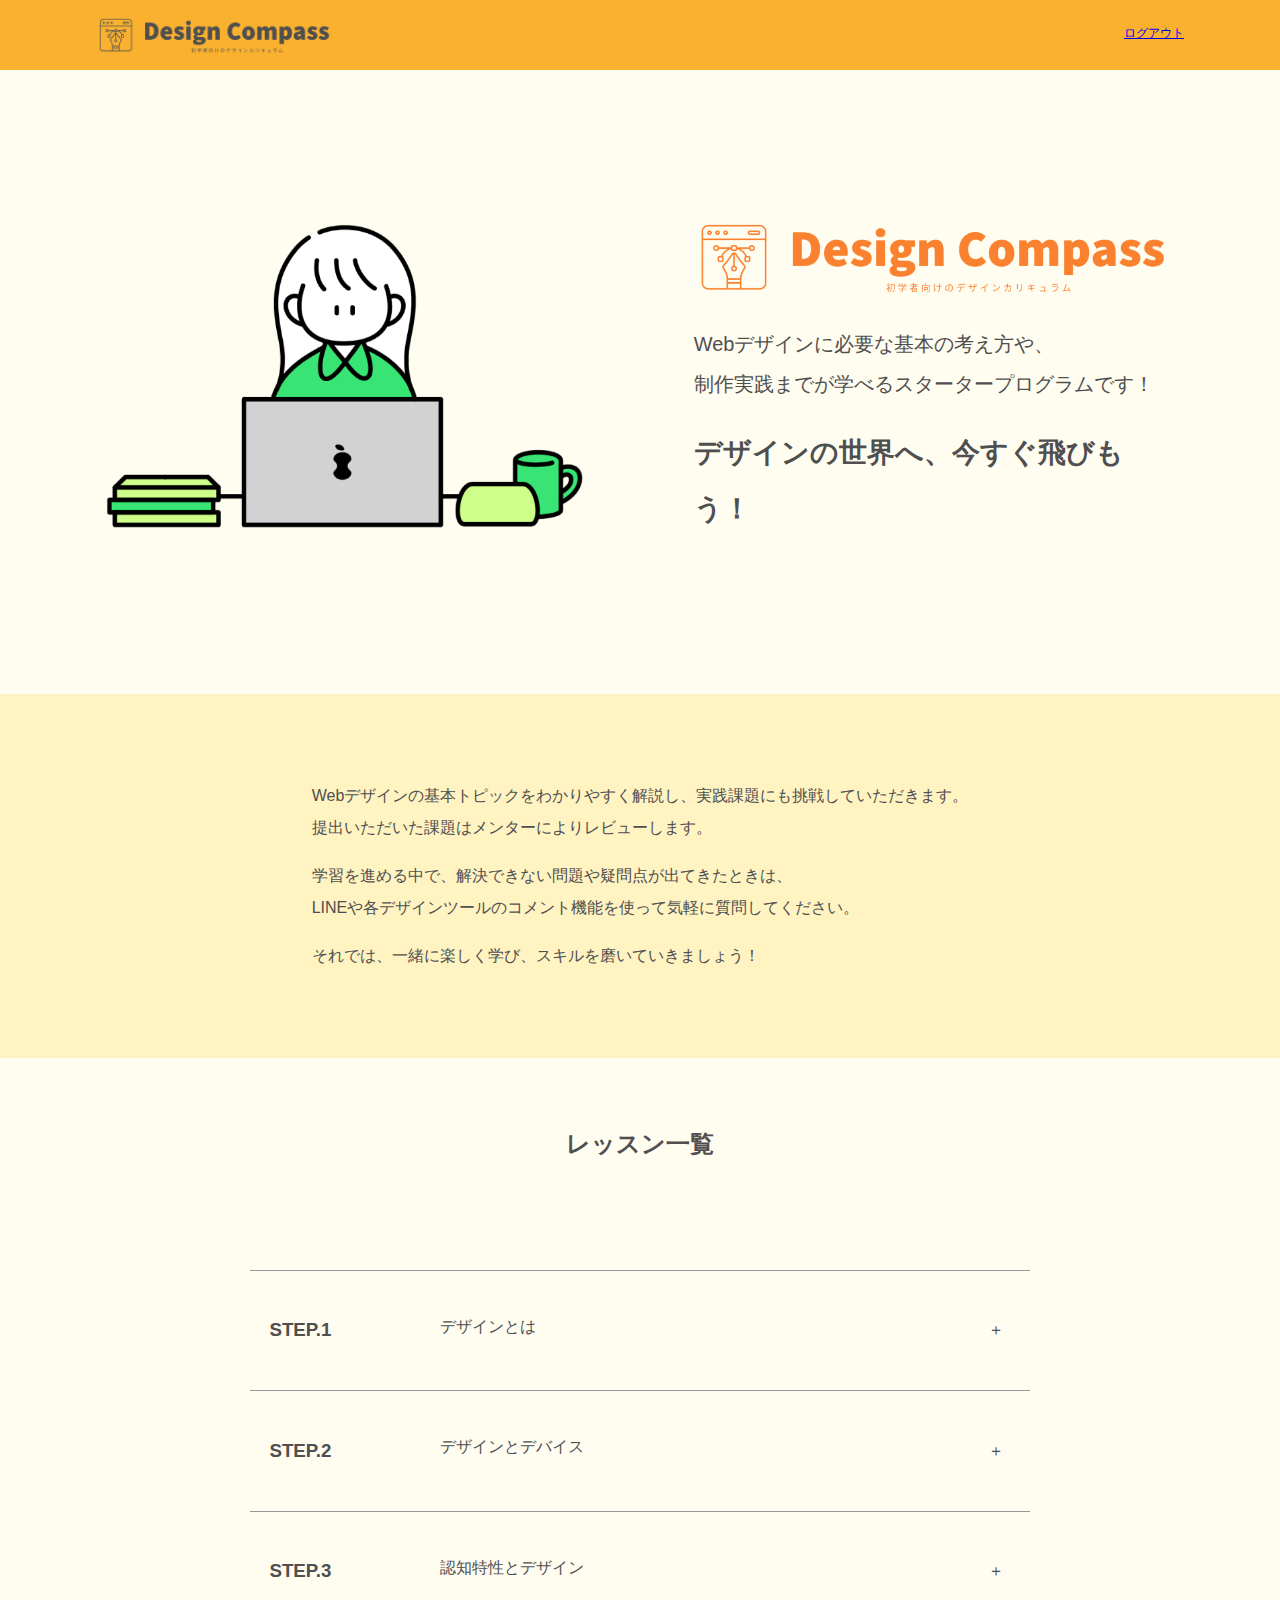
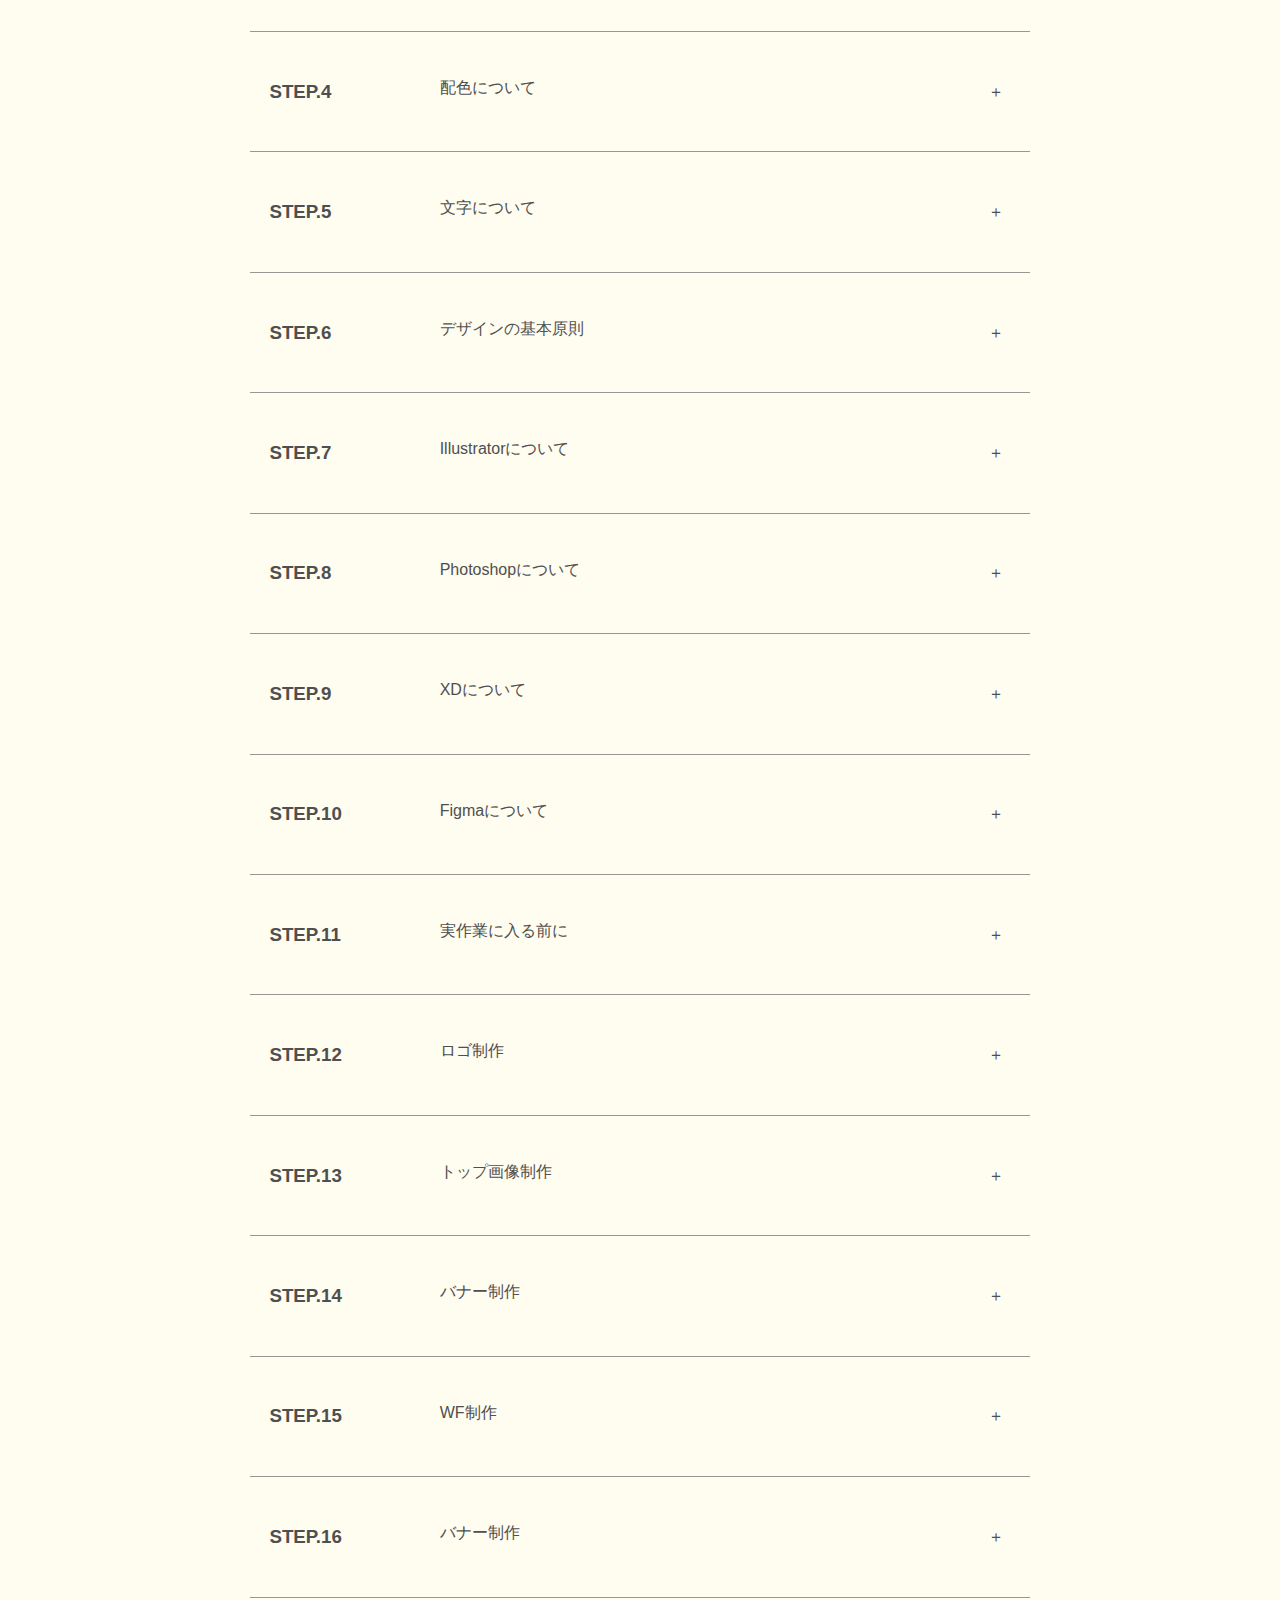
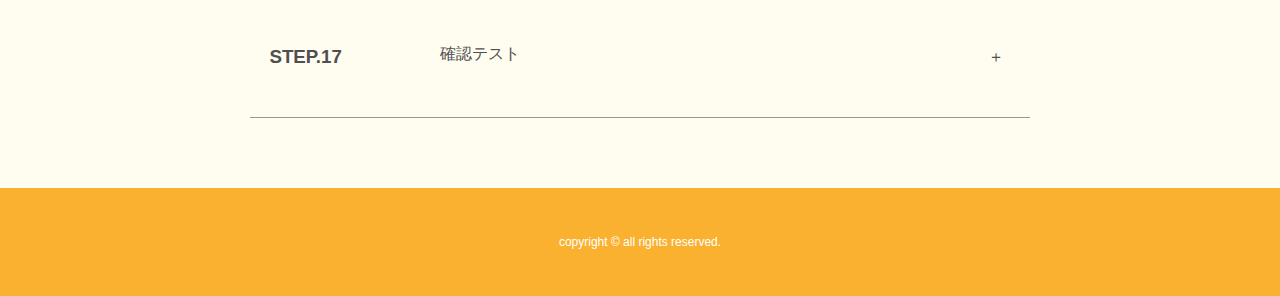
<file: index.html>
<!DOCTYPE html>
<html lang="en">
<head>
    <meta charset="UTF-8">
    <meta name="viewport" content="width=device-width, initial-scale=1.0">
    <title>デザインカリキュラム</title>
    <link rel="stylesheet" href="./style.css">

</head>

<body>

<!-- ヘッダー -->

   <header>
    <div class="header_inner">
        <a href="/"><img class="header_logo" src="logo.png" alt="logo"></a>   
         <div class="logout">
            <a href="/">ログアウト</a>
            </div>
    </div>
    </header> 

<!-- ファーストビュPCー -->

    <div id="container">
        <div class="main">
            <section class="top_pc">
                <a><img class="top_image" src="top_image.png" alt="top_image"></a>
                
                <div class="top-right">
                    <a><img class="logo_orange" src="logo_orange.png" alt="logo_orange"></a>
                    <div class="tagline">
                        Webデザインに必要な基本の考え方や、<br>制作実践までが学べるスタータープログラムです！
                    </div>
                    <div class="title_text">
                        デザインの世界へ、今すぐ飛びもう！
                    </div>
                </div>
            </section>

<!-- ファーストビュPCー -->

            <section class="top_sp">
                <a><img class="top_image" src="top_image.png" alt="top_image"></a>
                
                <div class="top-right">
                    <a><img class="logo_orange" src="logo_orange.png" alt="logo_orange"></a>
                    <div class="tagline">
                        Webデザインに必要な基本の考え方や、<br>制作実践までが学べるスタータープログラムです！
                    </div>
                    <div class="title_text">
                        デザインの世界へ、今すぐ飛びもう！
                    </div>
                </div>
            </section>

<!-- 導入PCー -->

            <section class="intro_pc">
                <div class="intro_inner_pc">
                    <p>
                    Webデザインの基本トピックをわかりやすく解説し、実践課題にも挑戦していただきます。<br>
                    提出いただいた課題はメンターによりレビューします。
                    </p>
                    <p>
                    学習を進める中で、解決できない問題や疑問点が出てきたときは、<br>
                    LINEや各デザインツールのコメント機能を使って気軽に質問してください。
                    </p>
                    <p>
                    それでは、一緒に楽しく学び、スキルを磨いていきましょう！
                    </p>
                </div>
            </section>

<!-- 導入SPー -->
            
            <section class="intro_sp">
                <div class="intro_inner_sp">
                    <p>
                    Webデザインの基本トピックをわかりやすく解説し、<br>実践課題にも挑戦していただきます。<br>
                    提出いただいた課題はメンターによりレビューします。
                    </p>
                    <p>
                    学習を進める中で、<br>解決できない問題や疑問点が出てきたときは、<br>
                    LINEや各デザインツールのコメント機能を使って<br>気軽に質問してください。
                    </p>
                    <p>
                    それでは、一緒に楽しく学び、<br>スキルを磨いていきましょう！
                    </p>
                </div>
            </section>
            


<!-- レッスン一覧 PC -->

            <section class="lesson_list pc">
                <h2>レッスン一覧</h2>
                <div class="lesson_list_inner">
                    <div class="step">
                        <details>
                            <summary>
                                <div class="lesson_title">
                                <h3>STEP.1</h3>
                                    <p>デザインとは</p>
                                </div>
                            </summary>
                            <ul>
                                <li type="disc"><a href="step1-1.html">デザインって何？</a></li>
                                <li type="disc">多様なデザイナー</li>
                            </ul>
                        </details>
                    </div>

                    <div class="step">
                        <details>
                            <summary>
                                <div class="lesson_title">
                                <h3>STEP.2</h3>
                                    <p>デザインとデバイス</p>
                                </div>
                            </summary> 
                            <ul>
                                <li type="disc">インタラクション</li>
                                <li type="disc">デバイス別のUI</li>
                            </ul>
                        </details>
                    </div>

                    <div class="step">
                        <details>
                            <summary>
                                <div class="lesson_title">
                                <h3>STEP.3</h3>
                                    <p>認知特性とデザイン</p>
                                </div>
                            </summary> 
                            <ul>
                                <li type="disc">色を見分ける力</li>
                                <li type="disc">形を見分ける力</li>
                                <li type="disc">動きとデザイン</li>
                                <li type="disc">ユニバーサルデザイン</li>
                            </ul>
                        </details>
                    </div>
                    
                    <div class="step">
                        <details>
                            <summary>
                                <div class="lesson_title">
                                <h3>STEP.4</h3>
                                    <p>配色について</p>
                                </div>
                            </summary> 
                            <ul>
                                <li type="disc">色の持つイメージ</li>
                                <li type="disc">配色の構成</li>
                                <li type="disc">色の調和</li>
                            </ul>
                        </details>
                    </div>

                    <div class="step">
                        <details>
                            <summary>
                                <div class="lesson_title">
                                <h3>STEP.5</h3>
                                    <p>文字について</p>
                                </div>
                            </summary> 
                            <ul>
                                <li type="disc">タイポグラフィ</li>
                                <li type="disc">フォントの種類</li>
                                <li type="disc">フォントの選び方</li>
                                <li type="disc">文字組み</li>
                                <li type="disc">文字のレイアウト</li>
                            </ul>
                        </details>
                    </div>

                    <div class="step">
                        <details>
                            <summary>
                                <div class="lesson_title">
                                <h3>STEP.6</h3>
                                    <p>デザインの基本原則</p>
                                </div>
                            </summary> 
                            <ul>
                                <li type="disc">整列と区別</li>
                                <li type="disc">近接と反復</li>
                                <li type="disc">コントラストと偏重</li>
                            </ul>
                        </details>
                    </div>

                    <div class="step">
                        <details>
                            <summary>
                                <div class="lesson_title">
                                <h3>STEP.7</h3>
                                    <p>Illustratorについて</p>
                                </div>
                            </summary> 
                            <ul>
                                <li type="disc">Illustratorの特徴</li>
                                <li type="disc">処理できる画像</li>
                                <li type="disc">基本操作</li>
                            </ul>
                        </details>
                    </div>

                    <div class="step">
                        <details>
                            <summary>
                                <div class="lesson_title">
                                <h3>STEP.8</h3>
                                    <p>Photoshopについて</p>
                                </div>
                            </summary> 
                            <ul>
                                <li type="disc">Photoshopの特徴</li>
                                <li type="disc">基本操作</li>
                            </ul>
                        </details>
                    </div>

                    <div class="step">
                        <details>
                            <summary>
                                <div class="lesson_title">
                                <h3>STEP.9</h3>
                                    <p>XDについて</p>
                                </div>
                            </summary> 
                            <ul>
                                <li type="disc">XDの特徴</li>
                                <li type="disc">基本操作</li>
                            </ul>
                        </details>
                    </div>

                    <div class="step">
                        <details>
                            <summary>
                                <div class="lesson_title">
                                <h3>STEP.10</h3>
                                    <p>Figmaについて</p>
                                </div>
                            </summary> 
                            <ul>
                                <li type="disc">Figmaの特徴</li>
                                <li type="disc">簡単な要素作成</li>
                                <li type="disc">コンポーネント</li>
                                <li type="disc">プロトタイプ制作</li>
                                <li type="disc">デザインの共有</li>
                            </ul>
                        </details>
                    </div>

                    <div class="step">
                        <details>
                            <summary>
                                <div class="lesson_title">
                                <h3>STEP.11</h3>
                                    <p>実作業に入る前に</p>
                                </div>
                            </summary> 
                            <ul>
                                <li type="disc">サイト制作のフロー</li>
                                <li type="disc">ヒアリングポイント</li>
                                <li type="disc">コンセプトの作り方</li>
                                <li type="disc">競合との向き合い方</li>
                            </ul>
                        </details>
                    </div>

                    <div class="step">
                        <details>
                            <summary>
                                <div class="lesson_title">
                                <h3>STEP.12</h3>
                                    <p>ロゴ制作</p>
                                </div>
                            </summary> 
                            <ul>
                                <li type="disc">ロゴ基礎知識</li>
                                <li type="disc">制作のポイント</li>
                            </ul>
                        </details>
                    </div>

                    <div class="step">
                        <details>
                            <summary>
                                <div class="lesson_title">
                                <h3>STEP.13</h3>
                                    <p>トップ画像制作</p>
                                </div>
                            </summary> 
                            <ul>
                                <li type="disc">トップ画像基礎知識</li>
                                <li type="disc">制作のポイント</li>
                            </ul>
                        </details>
                    </div>

                    <div class="step">
                        <details>
                            <summary>
                                <div class="lesson_title">
                                <h3>STEP.14</h3>
                                    <p>バナー制作</p>
                                </div>
                            </summary> 
                            <ul>
                                <li type="disc">バナー基礎知識</li>
                                <li type="disc">制作のポイント</li>
                                <li type="disc">トレース課題</li>
                                <li type="disc">実践課題</li>
                            </ul>
                        </details>
                    </div>

                    <div class="step">
                        <details>
                            <summary>
                                <div class="lesson_title">
                                <h3>STEP.15</h3>
                                    <p>WF制作</p>
                                </div>
                            </summary> 
                            <ul>
                                <li type="disc">WF基礎知識</li>
                                <li type="disc">制作のポイント</li>
                                <li type="disc">実践課題</li>
                            </ul>
                        </details>
                    </div>

                    <div class="step">
                        <details>
                            <summary>
                                <div class="lesson_title">
                                <h3>STEP.16</h3>
                                    <p>バナー制作</p>
                                </div>
                            </summary> 
                            <ul>
                                <li type="disc">制作のポイント①</li>
                                <li type="disc">制作のポイント②</li>
                                <li type="disc">トレース課題</li>
                                <li type="disc">実践課題①</li>
                                <li type="disc">実践課題②</li>
                            </ul>
                        </details>
                    </div>

                    <div class="step">
                        <details>
                            <summary>
                                <div class="lesson_title">
                                <h3>STEP.17</h3>
                                    <p>確認テスト</p>
                                </div>
                            </summary> 
                            <ul>
                                <li type="disc">確認テスト問題</li>
                                <li type="disc">確認テスト解答</li>
                            </ul>
                        </details>
                    </div>
                </div>
            </section>



<!-- レッスン一覧 SP -->

            <section class="lesson_list sp">
                <h2>レッスン一覧</h2>
                <div class="lesson_list_inner">
                    <div class="step">
                        <details>
                            <summary>
                                <div class="lesson_title">
                                <h3>STEP.1</h3>
                                    <p>デザインとは</p>
                                </div>
                            </summary>
                            <ul>
                                <li type="disc"><a href="step1-1.html">デザインって何？</a></li>
                                <li type="disc">多様なデザイナー</li>
                            </ul>
                        </details>
                    </div>

                    <div class="step">
                        <details>
                            <summary>
                                <div class="lesson_title">
                                <h3>STEP.2</h3>
                                    <p>デザインとデバイス</p>
                                </div>
                            </summary> 
                            <ul>
                                <li type="disc">インタラクション</li>
                                <li type="disc">デバイス別のUI</li>
                            </ul>
                        </details>
                    </div>

                    <div class="step">
                        <details>
                            <summary>
                                <div class="lesson_title">
                                <h3>STEP.3</h3>
                                    <p>認知特性とデザイン</p>
                                </div>
                            </summary> 
                            <ul>
                                <li type="disc">色を見分ける力</li>
                                <li type="disc">形を見分ける力</li>
                                <li type="disc">動きとデザイン</li>
                                <li type="disc">ユニバーサルデザイン</li>
                            </ul>
                        </details>
                    </div>
                    
                    <div class="step">
                        <details>
                            <summary>
                                <div class="lesson_title">
                                <h3>STEP.4</h3>
                                    <p>配色について</p>
                                </div>
                            </summary> 
                            <ul>
                                <li type="disc">色の持つイメージ</li>
                                <li type="disc">配色の構成</li>
                                <li type="disc">色の調和</li>
                            </ul>
                        </details>
                    </div>

                    <div class="step">
                        <details>
                            <summary>
                                <div class="lesson_title">
                                <h3>STEP.5</h3>
                                    <p>文字について</p>
                                </div>
                            </summary> 
                            <ul>
                                <li type="disc">タイポグラフィ</li>
                                <li type="disc">フォントの種類</li>
                                <li type="disc">フォントの選び方</li>
                                <li type="disc">文字組み</li>
                                <li type="disc">文字のレイアウト</li>
                            </ul>
                        </details>
                    </div>

                    <div class="step">
                        <details>
                            <summary>
                                <div class="lesson_title">
                                <h3>STEP.6</h3>
                                    <p>デザインの基本原則</p>
                                </div>
                            </summary> 
                            <ul>
                                <li type="disc">整列と区別</li>
                                <li type="disc">近接と反復</li>
                                <li type="disc">コントラストと偏重</li>
                            </ul>
                        </details>
                    </div>

                    <div class="step">
                        <details>
                            <summary>
                                <div class="lesson_title">
                                <h3>STEP.7</h3>
                                    <p>Illustratorについて</p>
                                </div>
                            </summary> 
                            <ul>
                                <li type="disc">Illustratorの特徴</li>
                                <li type="disc">処理できる画像</li>
                                <li type="disc">基本操作</li>
                            </ul>
                        </details>
                    </div>

                    <div class="step">
                        <details>
                            <summary>
                                <div class="lesson_title">
                                <h3>STEP.8</h3>
                                    <p>Photoshopについて</p>
                                </div>
                            </summary> 
                            <ul>
                                <li type="disc">Photoshopの特徴</li>
                                <li type="disc">基本操作</li>
                            </ul>
                        </details>
                    </div>

                    <div class="step">
                        <details>
                            <summary>
                                <div class="lesson_title">
                                <h3>STEP.9</h3>
                                    <p>XDについて</p>
                                </div>
                            </summary> 
                            <ul>
                                <li type="disc">XDの特徴</li>
                                <li type="disc">基本操作</li>
                            </ul>
                        </details>
                    </div>

                    <div class="step">
                        <details>
                            <summary>
                                <div class="lesson_title">
                                <h3>STEP.10</h3>
                                    <p>Figmaについて</p>
                                </div>
                            </summary> 
                            <ul>
                                <li type="disc">Figmaの特徴</li>
                                <li type="disc">簡単な要素作成</li>
                                <li type="disc">コンポーネント</li>
                                <li type="disc">プロトタイプ制作</li>
                                <li type="disc">デザインの共有</li>
                            </ul>
                        </details>
                    </div>

                    <div class="step">
                        <details>
                            <summary>
                                <div class="lesson_title">
                                <h3>STEP.11</h3>
                                    <p>実作業に入る前に</p>
                                </div>
                            </summary> 
                            <ul>
                                <li type="disc">サイト制作のフロー</li>
                                <li type="disc">ヒアリングポイント</li>
                                <li type="disc">コンセプトの作り方</li>
                                <li type="disc">競合との向き合い方</li>
                            </ul>
                        </details>
                    </div>

                    <div class="step">
                        <details>
                            <summary>
                                <div class="lesson_title">
                                <h3>STEP.12</h3>
                                    <p>ロゴ制作</p>
                                </div>
                            </summary> 
                            <ul>
                                <li type="disc">ロゴ基礎知識</li>
                                <li type="disc">制作のポイント</li>
                            </ul>
                        </details>
                    </div>

                    <div class="step">
                        <details>
                            <summary>
                                <div class="lesson_title">
                                <h3>STEP.13</h3>
                                    <p>トップ画像制作</p>
                                </div>
                            </summary> 
                            <ul>
                                <li type="disc">トップ画像基礎知識</li>
                                <li type="disc">制作のポイント</li>
                            </ul>
                        </details>
                    </div>

                    <div class="step">
                        <details>
                            <summary>
                                <div class="lesson_title">
                                <h3>STEP.14</h3>
                                    <p>バナー制作</p>
                                </div>
                            </summary> 
                            <ul>
                                <li type="disc">バナー基礎知識</li>
                                <li type="disc">制作のポイント</li>
                                <li type="disc">トレース課題</li>
                                <li type="disc">実践課題</li>
                            </ul>
                        </details>
                    </div>

                    <div class="step">
                        <details>
                            <summary>
                                <div class="lesson_title">
                                <h3>STEP.15</h3>
                                    <p>WF制作</p>
                                </div>
                            </summary> 
                            <ul>
                                <li type="disc">WF基礎知識</li>
                                <li type="disc">制作のポイント</li>
                                <li type="disc">実践課題</li>
                            </ul>
                        </details>
                    </div>

                    <div class="step">
                        <details>
                            <summary>
                                <div class="lesson_title">
                                <h3>STEP.16</h3>
                                    <p>バナー制作</p>
                                </div>
                            </summary> 
                            <ul>
                                <li type="disc">制作のポイント①</li>
                                <li type="disc">制作のポイント②</li>
                                <li type="disc">トレース課題</li>
                                <li type="disc">実践課題①</li>
                                <li type="disc">実践課題②</li>
                            </ul>
                        </details>
                    </div>

                    <div class="step">
                        <details>
                            <summary>
                                <div class="lesson_title">
                                <h3>STEP.17</h3>
                                    <p>確認テスト</p>
                                </div>
                            </summary> 
                            <ul>
                                <li type="disc">確認テスト問題</li>
                                <li type="disc">確認テスト解答</li>
                            </ul>
                        </details>
                    </div>
                </div>
            </section>




        </div>
    </div>

    <footer>
        <div class="footer_inner">
            <p>copyright © all rights reserved.</p>
        </div>
    </footer>

</body>
</html>
</file>
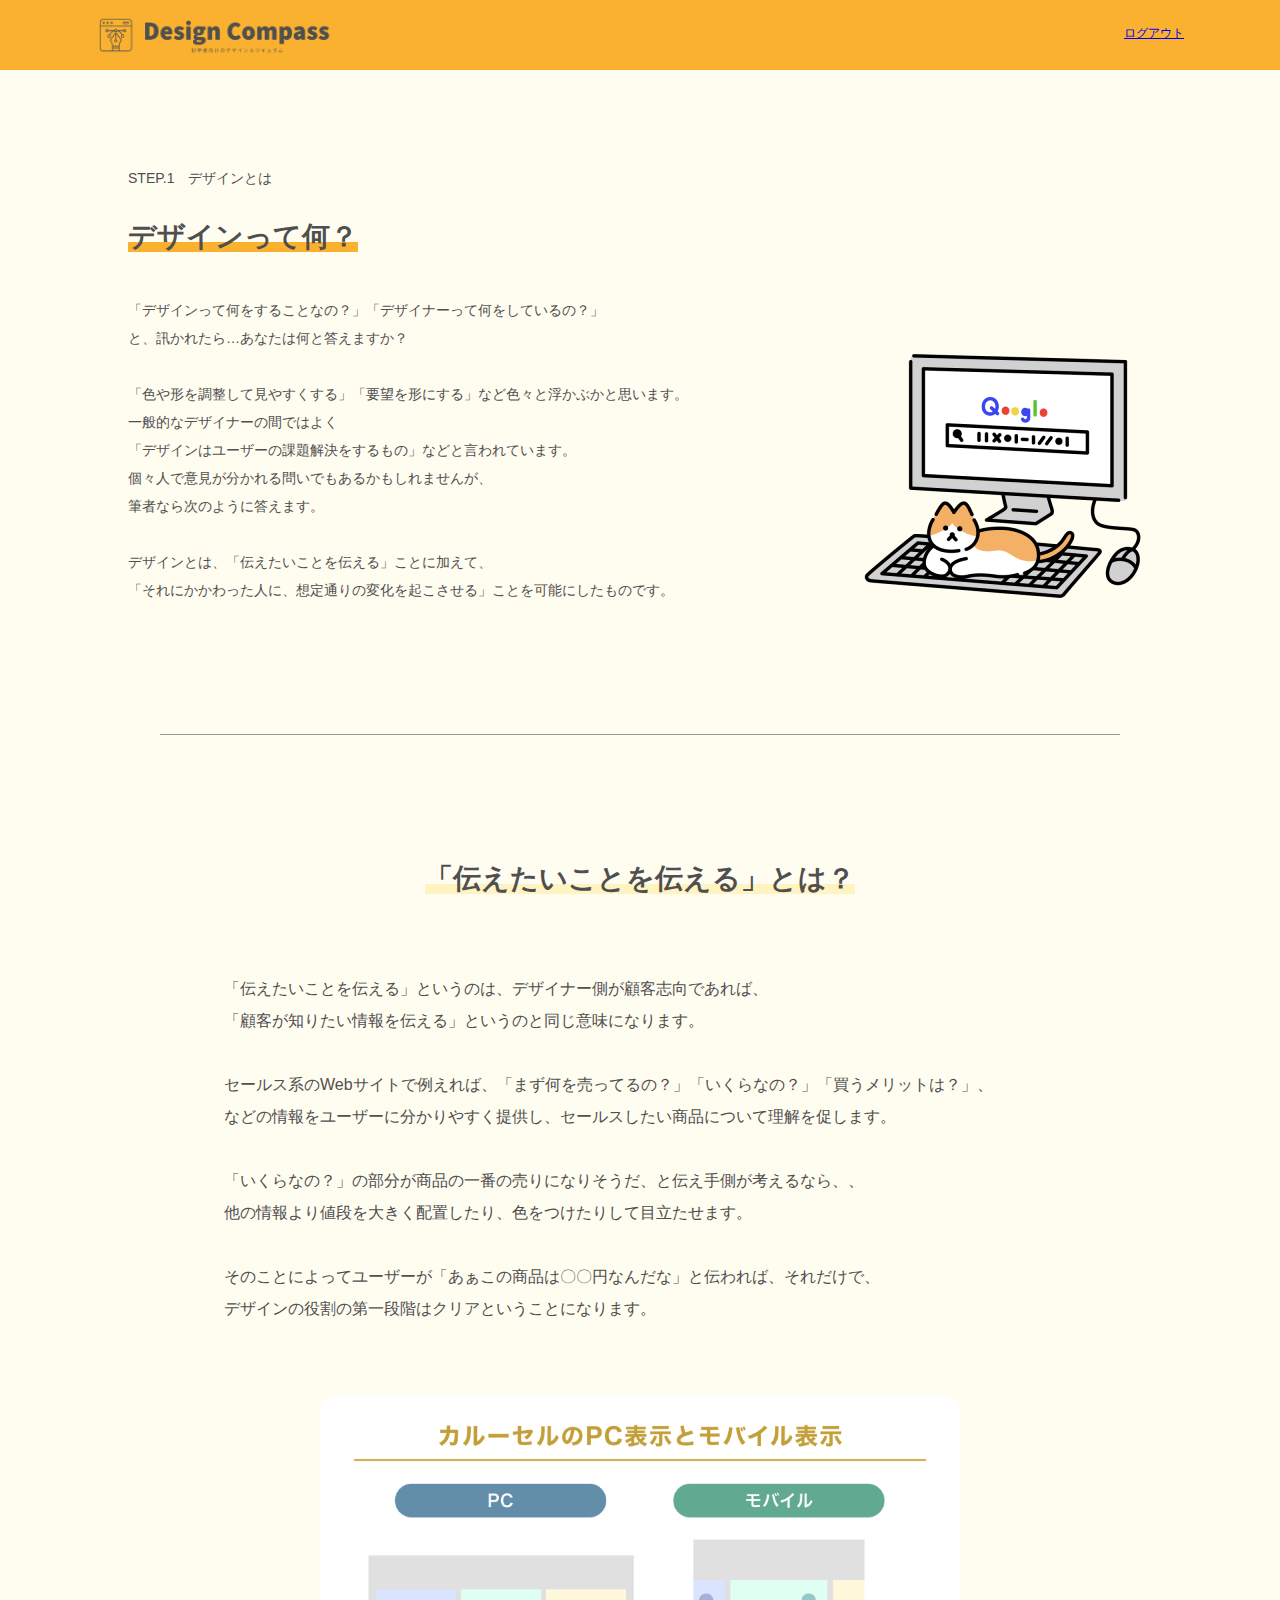
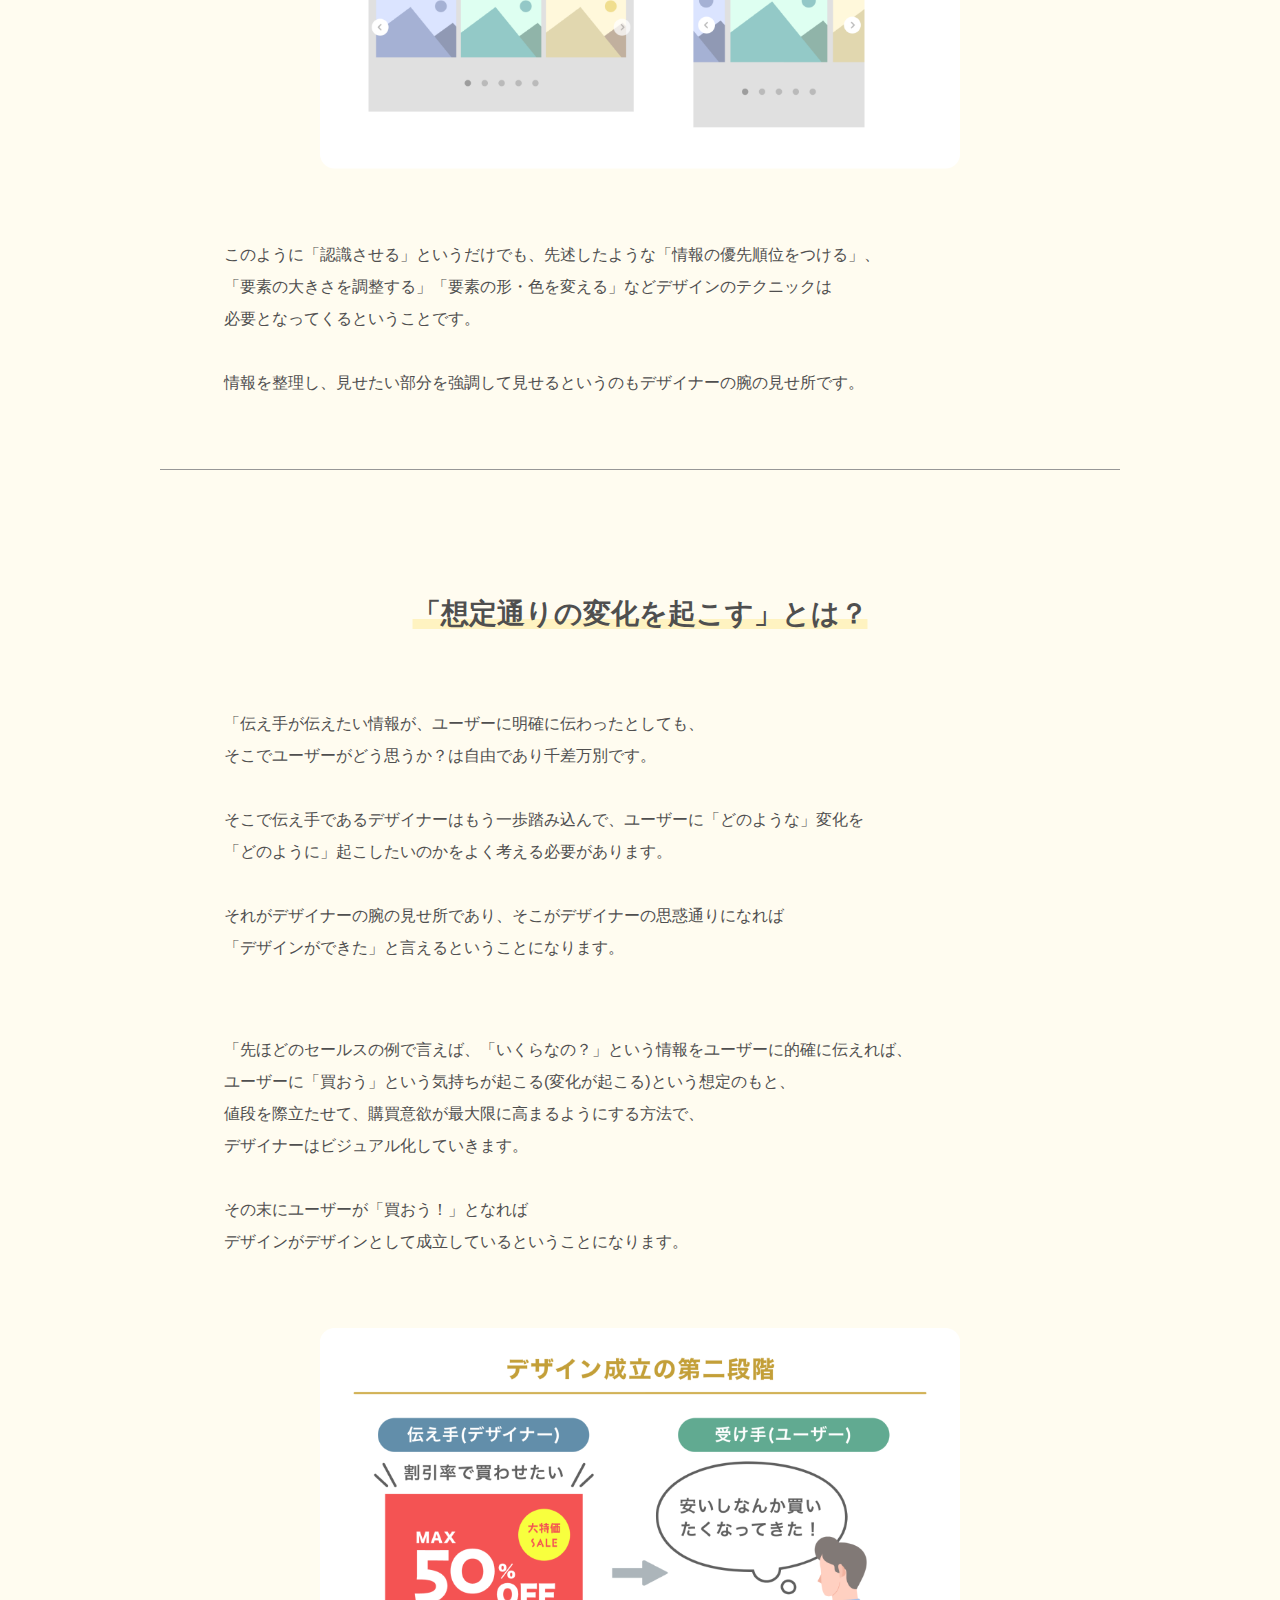
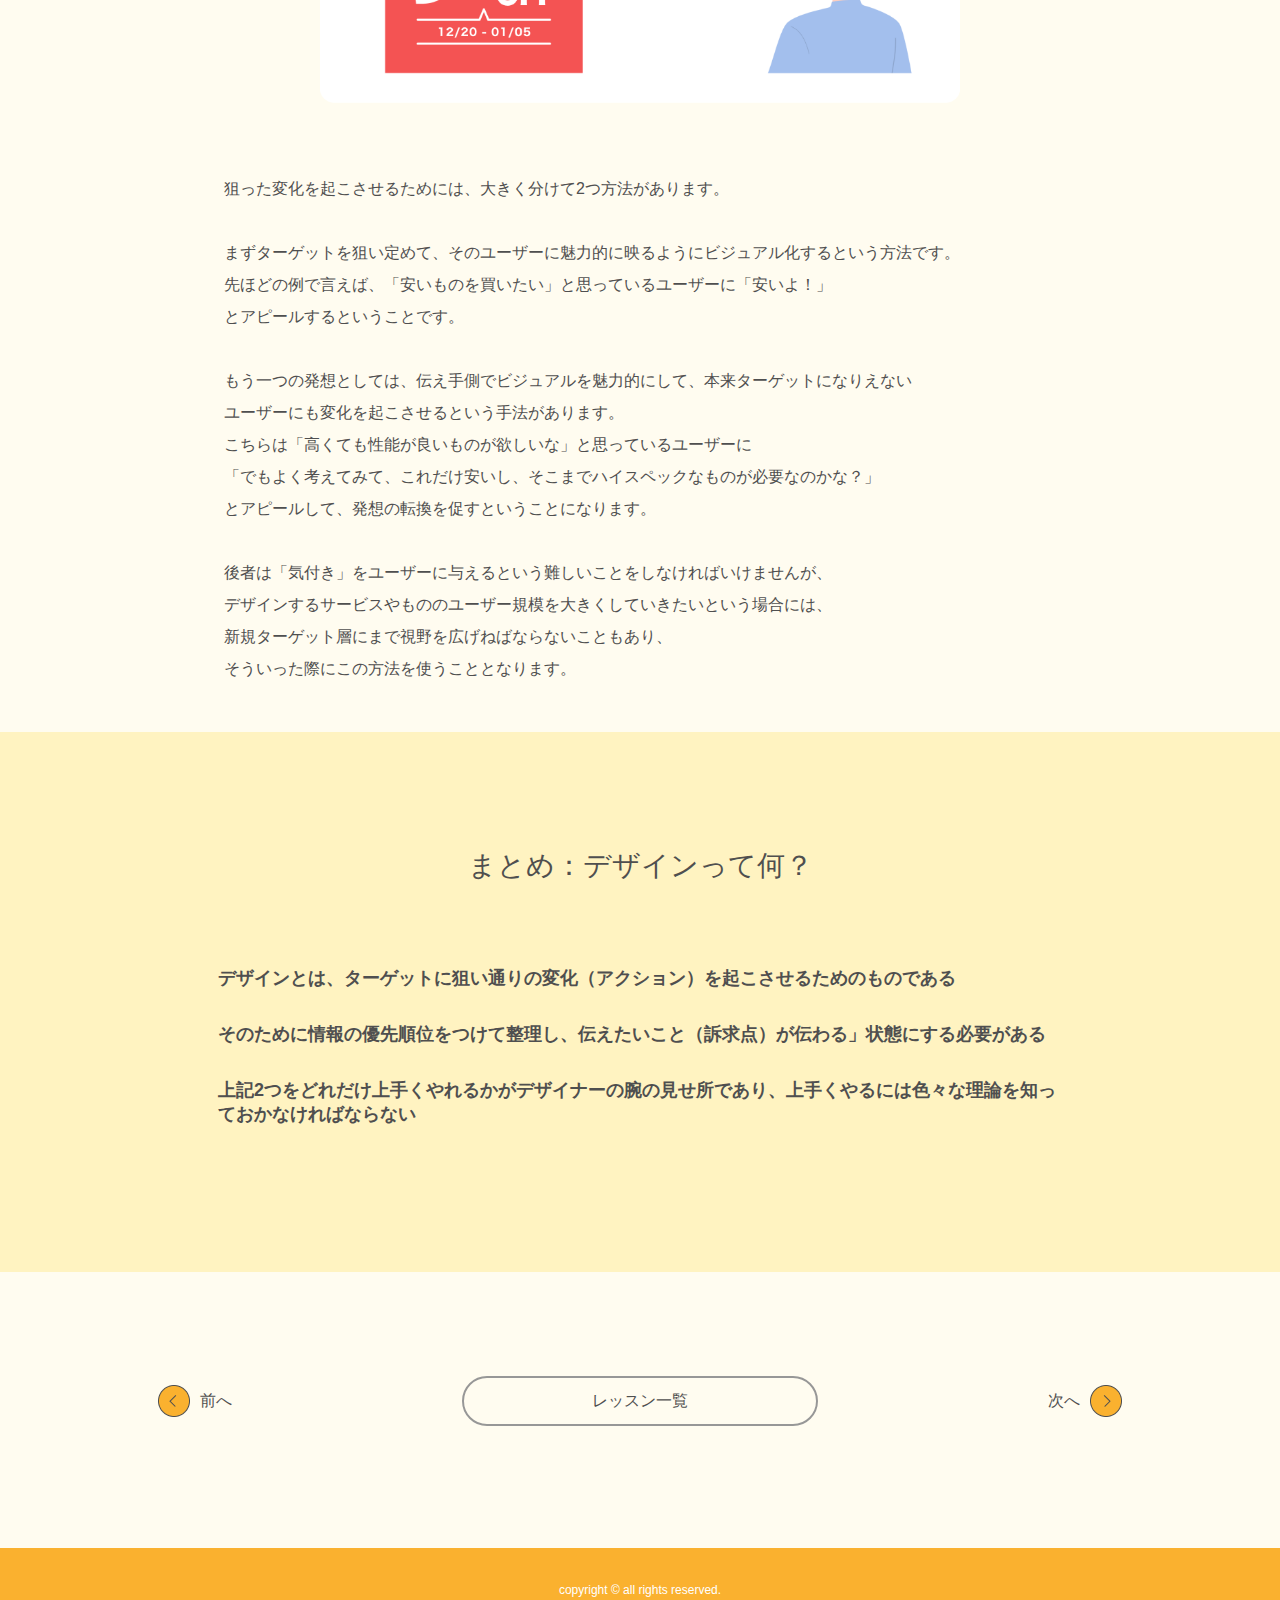
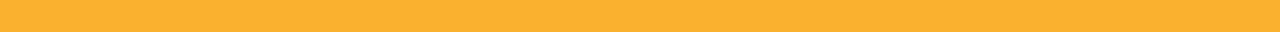
<file: step1-1.html>
<!DOCTYPE html>
<html lang="en">
<head>
    <meta charset="UTF-8">
    <meta name="viewport" content="width=device-width, initial-scale=1.0">
    <title>STEP.1　デザインって何？</title>
    <link rel="stylesheet" href="./reset.css">
    <link rel="stylesheet" href="./style.css">

</head>
<body>

<!-- ヘッダー -->

    <header>
        <div class="header_inner">
            <a href="/"><img class="header_logo" src="logo.png" alt="logo"></a>   
             <div class="logout">
                <a href="/">ログアウト</a>
            </div>
        </div>
        </header> 

<!-- ファーストビュー -->

    <div id="container">
        <div class="main">



<!-- PCファーストビュー -->
            

            <section class="lesson1_top_pc">

                <div class="top_left">

                    <div class="step_title">STEP.1　デザインとは</div>
                    <div class="top_lesson_title">デザインって何？</div>

                    <div class="lesson_overview">
                        <p>「デザインって何をすることなの？」「デザイナーって何をしているの？」<br>
                        と、訊かれたら…あなたは何と答えますか？<br>
                        <br>
                        「色や形を調整して見やすくする」「要望を形にする」など色々と浮かぶかと思います。<br>
                        一般的なデザイナーの間ではよく<br>
                        「デザインはユーザーの課題解決をするもの」などと言われています。<br>
                        個々人で意見が分かれる問いでもあるかもしれませんが、<br>
                        筆者なら次のように答えます。<br>
                        <br>
                        デザインとは、「伝えたいことを伝える」ことに加えて、<br>
                        「それにかかわった人に、想定通りの変化を起こさせる」ことを可能にしたものです。
                        </p>
                    </div>
                </div>

                <div class="lesson1_image">
                    <a><img src="step1-1_top.png" alt="lesson_top_image"></a>
                </div>

            </section>


<!-- spファーストビュー -->

            <section class="lesson1_top_sp">

                <div class="top_left">

                    <div class="step_title">STEP.1　デザインとは</div>
                    <div class="top_lesson_title">デザインって何？</div>

                    <div class="lesson_overview">
                        <p>「デザインって何をすることなの？」「デザイナーって何をしているの？」と、訊かれたら…あなたは何と答えますか？<br>
                        <br>
                        「色や形を調整して見やすくする」「要望を形にする」など色々と浮かぶかと思います。<br>
                        一般的なデザイナーの間ではよく「デザインはユーザーの課題解決をするもの」などと言われています。<br>
                        個々人で意見が分かれる問いでもあるかもしれませんが、筆者なら次のように答えます。<br>
                        <br>
                        デザインとは、「伝えたいことを伝える」ことに加えて、「それにかかわった人に、想定通りの変化を起こさせる」ことを可能にしたものです。
                        </p>
                    </div>
                </div>

                <div class="lesson1_image">
                    <a><img src="step1-1_top.png" alt="lesson_top_image"></a>
                </div>

            </section>


            <div class="sen"></div>

<!-- PCレッスン本編 -->

            <div class="lesson_container_pc">
                <h4 class="index">「伝えたいことを伝える」とは？</h4>
                <p class="main-text">
                    「伝えたいことを伝える」というのは、デザイナー側が顧客志向であれば、<br>
                    「顧客が知りたい情報を伝える」というのと同じ意味になります。
                    <br><br>
                    セールス系のWebサイトで例えれば、「まず何を売ってるの？」「いくらなの？」「買うメリットは？」、<br>
                    などの情報をユーザーに分かりやすく提供し、セールスしたい商品について理解を促します。
                    <br><br>
                    「いくらなの？」の部分が商品の一番の売りになりそうだ、と伝え手側が考えるなら、、<br>
                    他の情報より値段を大きく配置したり、色をつけたりして目立たせます。
                    <br><br>
                    そのことによってユーザーが「あぁこの商品は〇〇円なんだな」と伝われば、それだけで、<br>
                    デザインの役割の第一段階はクリアということになります。
                </p>

                <a><img src="lesson1-1-1.png"></a>

                <p class="main-text">
                    このように「認識させる」というだけでも、先述したような「情報の優先順位をつける」、<br>
                    「要素の大きさを調整する」「要素の形・色を変える」などデザインのテクニックは<br>
                    必要となってくるということです。
                    <br><br>
                    情報を整理し、見せたい部分を強調して見せるというのもデザイナーの腕の見せ所です。
                </p>
            </div>

            <div class="sen"></div>

            <div class="lesson_container_pc">
                <h4 class="index">「想定通りの変化を起こす」とは？</h4>
                <p class="main-text">
                    「伝え手が伝えたい情報が、ユーザーに明確に伝わったとしても、<br>
                    そこでユーザーがどう思うか？は自由であり千差万別です。<br>
                    <br>
                    そこで伝え手であるデザイナーはもう一歩踏み込んで、ユーザーに「どのような」変化を<br>
                    「どのように」起こしたいのかをよく考える必要があります。<br>
                    <br>
                    それがデザイナーの腕の見せ所であり、そこがデザイナーの思惑通りになれば<br>
                    「デザインができた」と言えるということになります。
                </p>

                <p class="main-text">
                    「先ほどのセールスの例で言えば、「いくらなの？」という情報をユーザーに的確に伝えれば、<br>
                    ユーザーに「買おう」という気持ちが起こる(変化が起こる)という想定のもと、<br>
                    値段を際立たせて、購買意欲が最大限に高まるようにする方法で、<br>
                    デザイナーはビジュアル化していきます。<br>
                    <br>
                    その末にユーザーが「買おう！」となれば<br>
                    デザインがデザインとして成立しているということになります。
                </p>

                <a><img src="lesson1-1-2.png"></a>

                <p class="main-text">
                    狙った変化を起こさせるためには、大きく分けて2つ方法があります。<br>
                    <br>
                    まずターゲットを狙い定めて、そのユーザーに魅力的に映るようにビジュアル化するという方法です。<br>
                    先ほどの例で言えば、「安いものを買いたい」と思っているユーザーに「安いよ！」<br>
                    とアピールするということです。<br>
                    <br>
                    もう一つの発想としては、伝え手側でビジュアルを魅力的にして、本来ターゲットになりえない<br>
                    ユーザーにも変化を起こさせるという手法があります。<br>
                    こちらは「高くても性能が良いものが欲しいな」と思っているユーザーに<br>
                    「でもよく考えてみて、これだけ安いし、そこまでハイスペックなものが必要なのかな？」<br>
                    とアピールして、発想の転換を促すということになります。<br>
                    <br>
                    後者は「気付き」をユーザーに与えるという難しいことをしなければいけませんが、<br>
                    デザインするサービスやもののユーザー規模を大きくしていきたいという場合には、<br>
                    新規ターゲット層にまで視野を広げねばならないこともあり、<br>
                    そういった際にこの方法を使うこととなります。<br>
                    </p>
            </div>


<!-- SPレッスン本編 -->

            <div class="lesson_container_sp">
                <h4 class="index">「伝えたいことを伝える」とは？</h4>
                <p class="main-text">
                    「伝えたいことを伝える」というのは、デザイナー側が顧客志向であれば、「顧客が知りたい情報を伝える」というのと同じ意味になります。
                    <br><br>
                    セールス系のWebサイトで例えれば、「まず何を売ってるの？」「いくらなの？」「買うメリットは？」<br>
                    などの情報をユーザーに分かりやすく提供し、セールスしたい商品について理解を促します。
                    <br><br>
                    「いくらなの？」の部分が商品の一番の売りになりそうだ、と伝え手側が考えるなら、他の情報より値段を大きく配置したり、色をつけたりして目立たせます。
                    <br><br>
                    そのことによってユーザーが「あぁこの商品は〇〇円なんだな」と伝われば、それだけで、デザインの役割の第一段階はクリアということになります。
                </p>

                <a><img src="lesson1-1-1.png"></a>

                <p class="main-text">
                    このように「認識させる」というだけでも、先述したような「情報の優先順位をつける」、「要素の大きさを調整する」「要素の形・色を変える」<br>
                    などデザインのテクニックは必要となってくるということです。
                    <br><br>
                    情報を整理し、見せたい部分を強調して見せるというのもデザイナーの腕の見せ所です。
                </p>
            </div>

            <div class="sen"></div>

            <div class="lesson_container_sp">
                <h4 class="index">「想定通りの変化を起こす」とは？</h4>
                <p class="main-text">
                    「伝え手が伝えたい情報が、ユーザーに明確に伝わったとしても、そこでユーザーがどう思うか？は自由であり千差万別です。<br>
                    <br>
                    そこで伝え手であるデザイナーはもう一歩踏み込んで、ユーザーに「どのような」変化を「どのように」起こしたいのかをよく考える必要があります。<br>
                    <br>
                    それがデザイナーの腕の見せ所であり、そこがデザイナーの思惑通りになれば「デザインができた」と言えるということになります。
                </p>

                <p class="main-text">
                    「先ほどのセールスの例で言えば、「いくらなの？」という情報をユーザーに的確に伝えれば、<br>
                    ユーザーに「買おう」という気持ちが起こる(変化が起こる)という想定のもと、値段を際立たせて、購買意欲が最大限に高まるようにする方法で、<br>
                    デザイナーはビジュアル化していきます。<br>
                    <br>
                    その末にユーザーが「買おう！」となればデザインがデザインとして成立しているということになります。
                </p>

                <a><img src="lesson1-1-2.png"></a>

                <p class="main-text">
                    狙った変化を起こさせるためには、大きく分けて2つ方法があります。<br>
                    <br>
                    まずターゲットを狙い定めて、そのユーザーに魅力的に映るようにビジュアル化するという方法です。<br>
                    先ほどの例で言えば、「安いものを買いたい」と思っているユーザーに「安いよ！」<br>
                    とアピールするということです。<br>
                    <br>
                    もう一つの発想としては、伝え手側でビジュアルを魅力的にして、本来ターゲットになりえない<br>
                    ユーザーにも変化を起こさせるという手法があります。<br>
                    こちらは「高くても性能が良いものが欲しいな」と思っているユーザーに<br>
                    「でもよく考えてみて、これだけ安いし、そこまでハイスペックなものが必要なのかな？」<br>
                    とアピールして、発想の転換を促すということになります。<br>
                    <br>
                    後者は「気付き」をユーザーに与えるという難しいことをしなければいけませんが、<br>
                    デザインするサービスやもののユーザー規模を大きくしていきたいという場合には、<br>
                    新規ターゲット層にまで視野を広げねばならないこともあり、<br>
                    そういった際にこの方法を使うこととなります。<br>
                    </p>
            </div>


<!-- まとめ -->


            <section class="conclusion">
                <div class="conclusion_inner">
                    <h4 class="conclusion_title">
                        まとめ：デザインって何？
                    </h4>

                    <div class="conclusion_text">
                        <p>デザインとは、ターゲットに狙い通りの変化（アクション）を起こさせるためのものである</p>
                        <p>そのために情報の優先順位をつけて整理し、伝えたいこと（訴求点）が伝わる」状態にする必要がある</p>
                        <p>上記2つをどれだけ上手くやれるかがデザイナーの腕の見せ所であり、上手くやるには色々な理論を知っておかなければならない</p>
                    </div>    

                </div>
            </section>
            </div>
            

    <!-- ページナビゲーション -->


            <div class="pagenavi">

                <div class="navi_inner">
                    <a class="prev_button" href="前ページURL"><img src="prev_button.png" alt="前へ">前へ</a>
                    
                    <a class="top_jump" href="TOPページURL">レッスン一覧</a>

                    <a class="next_button" href="次ページURL"> 次へ<img src="next_button.png" alt="次へ"></a>
                </div>

            </div>
           
        </div>


    <footer>
        <div class="footer_inner">
            <p>copyright © all rights reserved.</p>
        </div>
    </footer>

</body>
</html>
</file>
<file: style.css>
@charset “UTF-8”;
@import url(https://fonts.google.com/noto/specimen/Noto+Sans+JP);

body {
    margin:0;
    font-family:"noto sans JP",helvetica, arial,sans-serif;
    background-color: #FFFCF0;
    color: #4f4f4f ;
    font-size:16px;
}

/* ====================
        ヘッダー
==================== */

header{
    background-color: #FAB12F;
    margin: 0 auto;
    width:100%;
}

.header_inner{
    margin: 0 auto;
    width:85%;
    height: 70px;
    align-content:center;
 }

.header_logo{
    padding:14px 0;
    width: 240px;
    float: left;
    margin:0 auto;
}

.logout{
    padding:25px 0;
    float: right;
    font-size: 12px;
}

/* ====================
        コンテンツ
==================== */

#container{
    margin: 0 auto;
}


/* ====================
    ファーストビュー
==================== */


.top_pc,
.top_sp{
    display:flex;
    margin : 11.32vw 8vw;
    justify-content: space-between;
}


.lesson1_top_pc,.lesson1_top_sp{
    display: flex;
    align-items: end;
    justify-content: space-between;
    padding-bottom:130px;
    width: 80vw;
    margin: 0 auto;
}

.top_pc a{
    width:45%;
}

.top_image{
    width:100%;
}

.top-right{
    width:45%;
}

.logo_orange{
    width: 53vw;
    width:100%;
}

.tagline{
    font-size: 1.56vw;
    margin:20px 0 0 0;
    line-height: 2;
}

.title_text{
    font-size: 2.1875vw;
    padding:20px 0 0 0;
    line-height: 2;
    font-weight: 600;
}



/* ==================================
    PC表示の時にスマホ版を表示させない
==================================== */

.top_sp, .lesson1_top_sp, .intro_sp, .sp, .lesson_container_sp{
    display:none;
}


/* ============================
    レッスン本編 ファーストビュー
============================ */


.top_left{
    display:flex;
    flex-flow: column;
    margin-top: 100px ;
}

.step_title{
    font-weight: 500;
}

.top_lesson_title{
    padding-top: 30px;
    font-size: 28px;
    font-weight: 600;
    width: fit-content;
    text-decoration-color: #FAB12F;
    text-decoration-line: underline;
    text-decoration-thickness: 10px;
    text-underline-offset: -4px;
}

.lesson_overview{
    padding-top:40px;
    font-size: 14px;
}

.lesson_overview p{
    line-height:2;
}

.lesson1_image img{
    width: 290px;
}

.step_title{
    font-size: 14px;
}

.sen{
    border-bottom: 1.5px solid #979797;
    width: 75vw;
    margin: 0 auto;
}


/* ====================
        リード文
==================== */


.intro_pc,.intro_sp{
    background-color: #FFF3C1 ;
    width: 100%;
}

.intro_inner_pc, .intro_inner_sp{
    width:fit-content;
    margin : auto;
    padding: 70px 0;
    line-height: 2;
}

/* ====================
        レッスン一覧
==================== */

.lesson_list{
    width: 60.9vw;
    margin : 70px auto;
}

h2{
    text-align: center;
    font-size: :large;
    padding-bottom:90px;
}

.step{
    padding:30px 0;
    border-top: 1px solid #979797;
}

.step:last-child{
    padding:30px 0;
    border-bottom: 1px solid #979797;
}


.lesson_title{
    display: flex;
    padding:0 0 0 1.5vw;
}

.lesson_title h3{
    width:13.3vw;
}

/* .lesson_title p{
    padding:0 0 0 30px;
} */


summary {
	list-style-type: none;
    position: relative;
}

summary::-webkit-details-marker {
	display: none;
    
}
summary:before {
	content: "＋";
    top: 50;
    position: absolute;
    right: 26px;
    top: 50%;
    transform: translateY(-50%);
}

details[open] summary:before,
summary details[open] summary:before {
	content: "−";
}

ul{
    padding-left: 15.6vw;
}

.lesson_list_inner li{
    padding:2px;
    width: fit-content;
}

/* ====================
       レッスン本編
==================== */

.lesson_container_pc h4{
    font-size: 28px;
    font-weight: 600;
    text-align: center;
    margin:130px 0 80px 0;
    text-decoration-color: #FFF3C1;
    text-decoration-line: underline;
    text-decoration-thickness: 10px;
    text-underline-offset: -4px;
}

.lesson_container_pc{
    justify-content: center;
    margin:0 auto;
}
.main-text{
    width:65vw;
    margin:0 auto;
    padding-bottom:70px;
}

.lesson_container_pc p{
    line-height: 2;
}

.lesson_container_pc a{
    display: flex;
    justify-content: center;
    margin-bottom: 70px;
}

.lesson_container_pc a img{
    max-width: 50vw;
}

.conclusion{
    background-color: #FFF3C1;
}

.conclusion_title{
    font-size: 28px;
    font-weight: 400;
    text-align: center;
    padding-bottom: 60px;
}

.conclusion_inner{
    padding:120px 0;
    width: 70vw;
    margin: -1.5em auto;
}

.conclusion_text{
    padding: 10px;
    font-weight: 600;
    font-size: 18px;
    /* text-indent: -1.5em; */
}

.conclusion_text p{
    padding: 16px;
}

/* ====================
    ページナビゲーション
==================== */

.pagenavi{
    height: 300px;
}

.navi_inner{
    padding: 10vw 10vw;
    display: flex;
    justify-content: center;
}

.top_jump{ 
    border: 2px solid #979797;
    border-radius: 40px;
    padding:1vw 10vw;
    text-decoration: none;
    color: #4f4f4f;
    background-color: #FFFCF0;
}

.top_jump:hover {
    background-color: #FAB12F;
}

.prev_button{
    padding-right: 18vw;
    display:flex;
    align-items:center;
    text-decoration: none;
    color: #4f4f4f;
}

.prev_button img{
    padding-right: 10px;
}

.next_button{
    padding-left: 18vw;
    display:flex;
    align-items:center;
    text-decoration: none;
    color: #4f4f4f;
}

.next_button img{
    padding-left: 10px;
}


/* ====================
        フッター
==================== */

footer{
    background-color: #FAB12F;
}

.footer_inner{
    padding:35px 0 ;
    color:#ffffff;
    text-align: center;
    font-size: 12px;
}


@media screen and (max-width:768px){

    .top_pc,.lesson1_top_pc, .intro_pc, .pc, .lesson_container_pc{
        display:none;
        }

    .top_sp{
        display:flex;
        flex-direction: column;
    }

    .top_sp a{
        margin: 0 auto;
        width:62.5vw;
    }

    .top-right{
        margin: 90px auto 0;
        width:62.5vw;
    }

    .tagline{
        font-size: 2.34375vw;
    }

    .title_text{
        font-size:3.64583vw;
        font-weight: 700;
    }

    .lesson1_top_sp{
        display:flex;
        flex-direction: column;
    }

    .lesson1_image{
       margin:0 auto;
       padding-top:60px;
    }

    .intro_sp{
        display:flex;
    }

    .intro_inner_sp{
        flex-direction: column;
        padding: 30px 30px;
        font-size: 3vw;
    }

    .sp{
        display: block;
        width: 78.6vw;
    }

    .sp h3{
        width: 90px;
    }

    .lesson_container_sp{
        display:block;
        justify-content: center;
        margin:0 auto;
    }

    .lesson_container_sp h4{
        font-size: 5vw;
        font-weight: 600;
        text-align: center;
        margin:130px 0 80px 0;
        text-decoration-color: #FFF3C1;
        text-decoration-line: underline;
        text-decoration-thickness: 10px;
        text-underline-offset: -4px;
    }

    .main-text{
        height:100%;
        width:80vw;
        margin:0 auto;
        /* margin-bottom:10.6vw; */
        padding-bottom:10.6vw;
    }
    
    .lesson_container_sp p{
        line-height: 2;
        font-size: 3.125vw;
    }
    
    .lesson_container_sp a{
        display: flex;
        justify-content: center;
        margin-bottom: 70px;
    }
    
    .lesson_container_sp a img{
        max-width: 70vw;
    }

    .lesson1_top_sp p{
        font-size: 3.125vw;
    }

}
</file>
